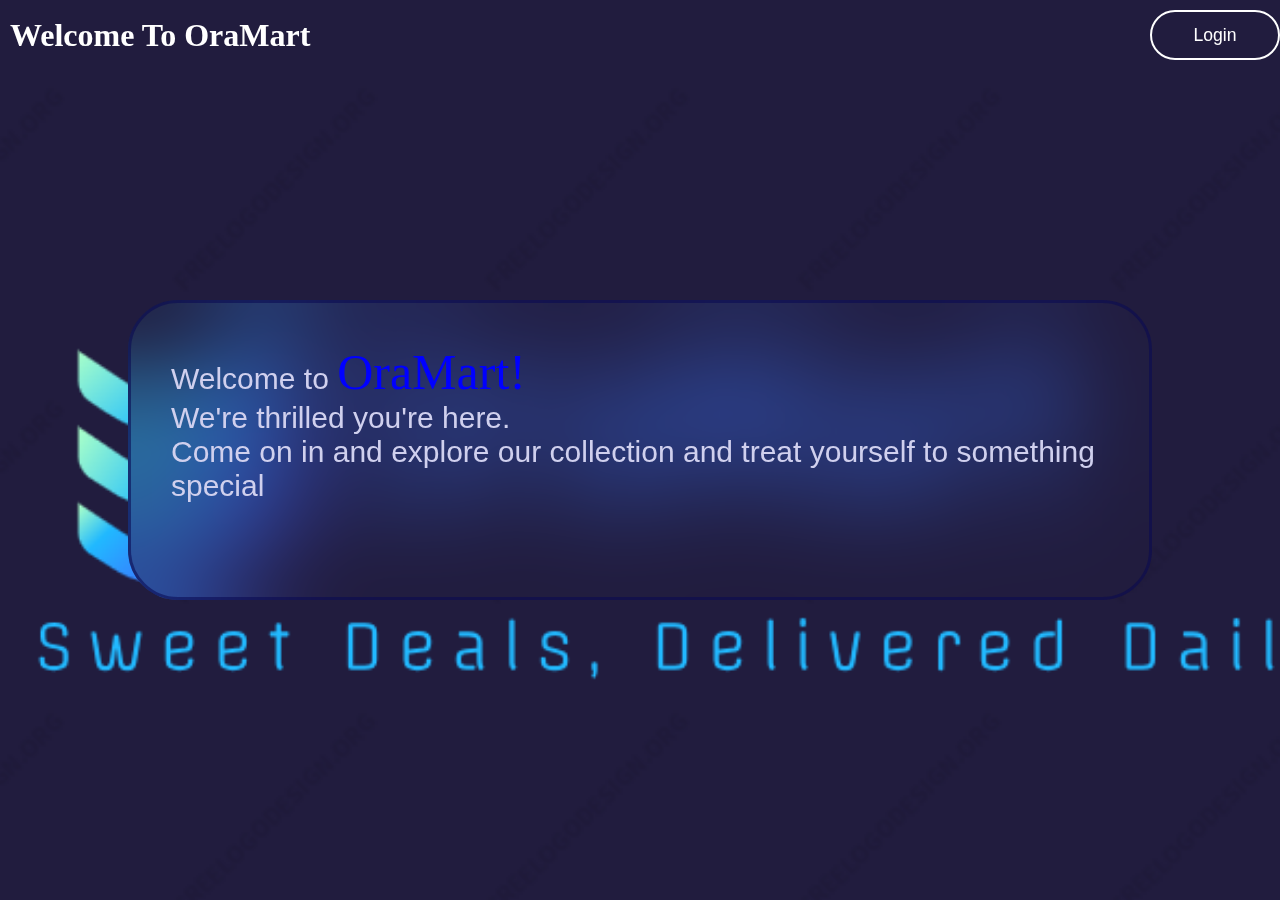
<file: index.html>
<!DOCTYPE html>
<html lang="en">
<head>
    <meta charset="UTF-8">
    <meta name="viewport" content="width=device-width, initial-scale=1.0">
    <title>login</title>
    <link rel="icon" type="image/x-icon" href="oraMart.PNG">
    <link rel="stylesheet" href="logins/login.css">
</head>
<body style="
background: url('oraMart.PNG') no-repeat;
background-size: cover;
background-position: center;
">
    <header>
        <h2 class="account">Welcome To OraMart</h2>
        <nav class="navigation">
            <!--
            <a href="#">About</a>
            <a href="#">Services</a>
            <a href="#">Contacts</a>
            -->
            <button class="btn-login-popup">Login</button>
        </nav>
    </header>

    <div class="welcome_div">
        <p id="myText">Welcome to <span>OraMart!</span>
            <br>We're thrilled you're here. 
            <br>Come on in and explore our collection and treat yourself to something special</p>

    <script>
        // Get the element by its ID
        const textElement = document.getElementById("myText");

        // Function to change the text content
        function changeText() {
            textElement.textContent = "So glad you found us! \nWe offer unique treasures that are sure to make your day a little sweeter.";
            setTimeout(() => {
                textElement.textContent = "Welcome to your one-stop shop for happiness! \nExplore our collection and treat yourself to something special.";
                setTimeout(() => {
                    textElement.textContent = "Third text change";
                    setTimeout(() => {
                        textElement.textContent = "OraMart!  Where Sweet Style Meets Sweet Savings!";
                    }, 10000);
                }, 10000);
            }, 10000); 
        }


        // Set a timeout to call the function after 3 seconds (adjust as needed)
        setTimeout(changeText, 10000); // 10000 milliseconds = 10 seconds


        let currentIdx = 0;

        function changeTextLoop() {
        textElement.textContent = messages[currentIdx];
        currentIdx = (currentIdx + 1) % messages.length; // Loop back to the first message

        setTimeout(changeTextLoop, 10000); // Repeat every 10 seconds
        }

        changeTextLoop(); // Start the loop
    </script>
    </div>
    

    <div class="wrapper">
        <div>
            <span class="close-popup" onclick="
                remove()
            ">
                X
            </span>
        </div>

        <!--this is the part of the login-->
        <div id="login" class="login-form login">
            <h2>Login</h2>
            <form action="#">
                <div class="input-box">
                    <label for="email">Email</label>
                    <input type="email" required>
                    
                </div>

                <div class="input-box">
                    <label for="password">Password</label>
                    <input type="password" required>
                    
                </div>

                <div class="remember-forgot">
                    <label for="."><input type="checkbox" class="checkbox">Remember Me</label>
                    <a href="#">Forgot Password</a>
                </div>

                <button type="submit" class="submit-btn"><a href="home.html">Login</a></button>
                <div class="login-register">
                    <p>Don't have an account? <a href="#" class="register-link" id="loginID" onclick="
                        toRegister()
                        ">Register</a></p>
                </div>
            </form>
        </div>

<!--this is the part for the registration part-->
        <div  class="Registration-form register">
            <h2>Registration</h2>
            <form action="#">
                <div class="input-box">
                    <label for="username">Username</label>
                    <input type="text" required>
                    
                </div>

                <div class="input-box">
                    <label for="username">Full Name</label>
                    <input type="text" required>
                    
                </div>

                <div class="input-box">
                    <label for="email">Email</label>
                    <input type="email" required>
                </div>

                <!--<div class="input-box">
                    <label for="phoneNumber">Phone Number</label>
                    <input type="tel" required>
                </div> -->

                <div class="input-box">
                    <label for="email">Date of Birth</label>
                    <input type="date" required>
                    
                </div>

                <div class="input-box">
                    <label for="password">Password</label>
                    <input type="password" required>
                    
                </div>

                <div class="remember-forgot">
                    <label for=".">Agree to terms & conditions. <br><input type="checkbox" class="checkbox" required>I Agree</label>
                </div>

                <button type="submit" class="submit-btn">Register</button>
                <div class="login-register">
                    <p>Already have an account? <a href="#" class="login-link" id="registrationID" onclick="
                        toLogin()
                        ">Login</a></p>
                </div>
            </form>
        </div>



        
    </div>




    <script src="logins/login.js"></script>
    
</body>
</html>
</file>
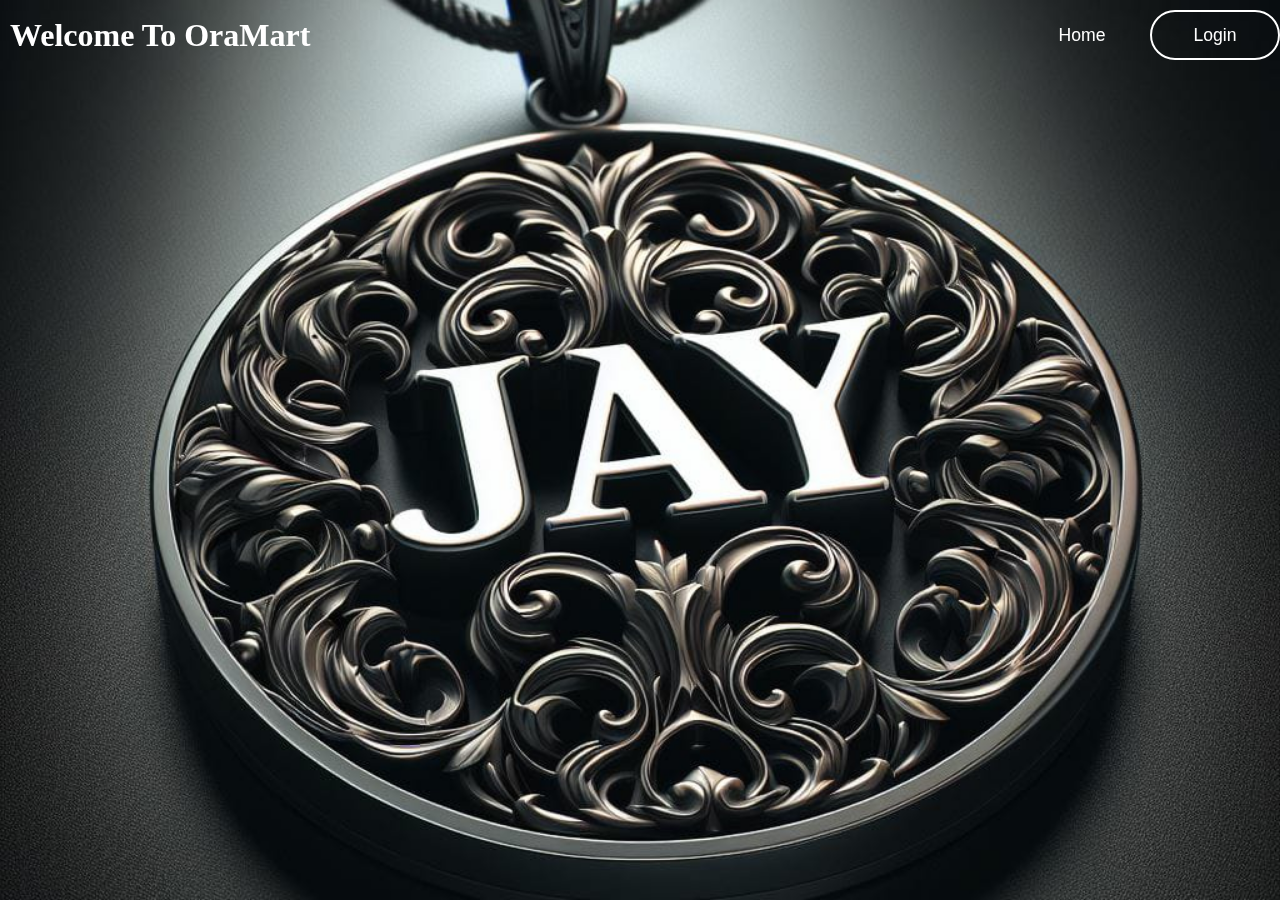
<file: logins/index.html>
<!DOCTYPE html>
<html lang="en">
<head>
    <meta charset="UTF-8">
    <meta name="viewport" content="width=device-width, initial-scale=1.0">
    <title>login</title>
    <link rel="stylesheet" href="login.css">
</head>
<body style="
background: url('jay.jpg') no-repeat;
background-size: cover;
background-position: center;
">
    <header>
        <h2 class="account">Welcome To OraMart</h2>
        <nav class="navigation">
            <a href="../home.html">Home</a>
            <!--
            <a href="#">About</a>
            <a href="#">Services</a>
            <a href="#">Contacts</a>
            -->
            <button class="btn-login-popup">Login</button>
        </nav>
    </header>

    <div class="wrapper">
        <div>
            <span class="close-popup" onclick="
                remove()
            ">
                X
            </span>
        </div>

        <!--this is the part of the login-->
        <div id="login" class="login-form login">
            <h2>Login</h2>
            <form action="#">
                <div class="input-box">
                    <label for="email">Email</label>
                    <input type="email" required>
                    
                </div>

                <div class="input-box">
                    <label for="password">Password</label>
                    <input type="password" required>
                    
                </div>

                <div class="remember-forgot">
                    <label for="."><input type="checkbox" class="checkbox">Remember Me</label>
                    <a href="#">Forgot Password</a>
                </div>

                <button type="submit" class="submit-btn"><a href="../home.html">Login</a></button>
                <div class="login-register">
                    <p>Don't have an account? <a href="#" class="register-link" id="loginID" onclick="
                        toRegister()
                        ">Register</a></p>
                </div>
            </form>
        </div>

<!--this is the part for the registration part-->
        <div  class="Registration-form register">
            <h2>Registration</h2>
            <form action="#">
                <div class="input-box">
                    <label for="username">Username</label>
                    <input type="text" required>
                    
                </div>

                <div class="input-box">
                    <label for="email">Email</label>
                    <input type="email" required>
                    
                </div>

                <div class="input-box">
                    <label for="password">Password</label>
                    <input type="password" required>
                    
                </div>

                <div class="remember-forgot">
                    <label for=".">Agree to terms & conditions. <br><input type="checkbox" class="checkbox">I Agree</label>
                </div>

                <button type="submit" class="submit-btn">Register</button>
                <div class="login-register">
                    <p>Already have an account? <a href="#" class="login-link" id="registrationID" onclick="
                        toLogin()
                        ">Login</a></p>
                </div>
            </form>
        </div>



        
    </div>

    <script src="login.js"></script>
    
</body>
</html>
</file>
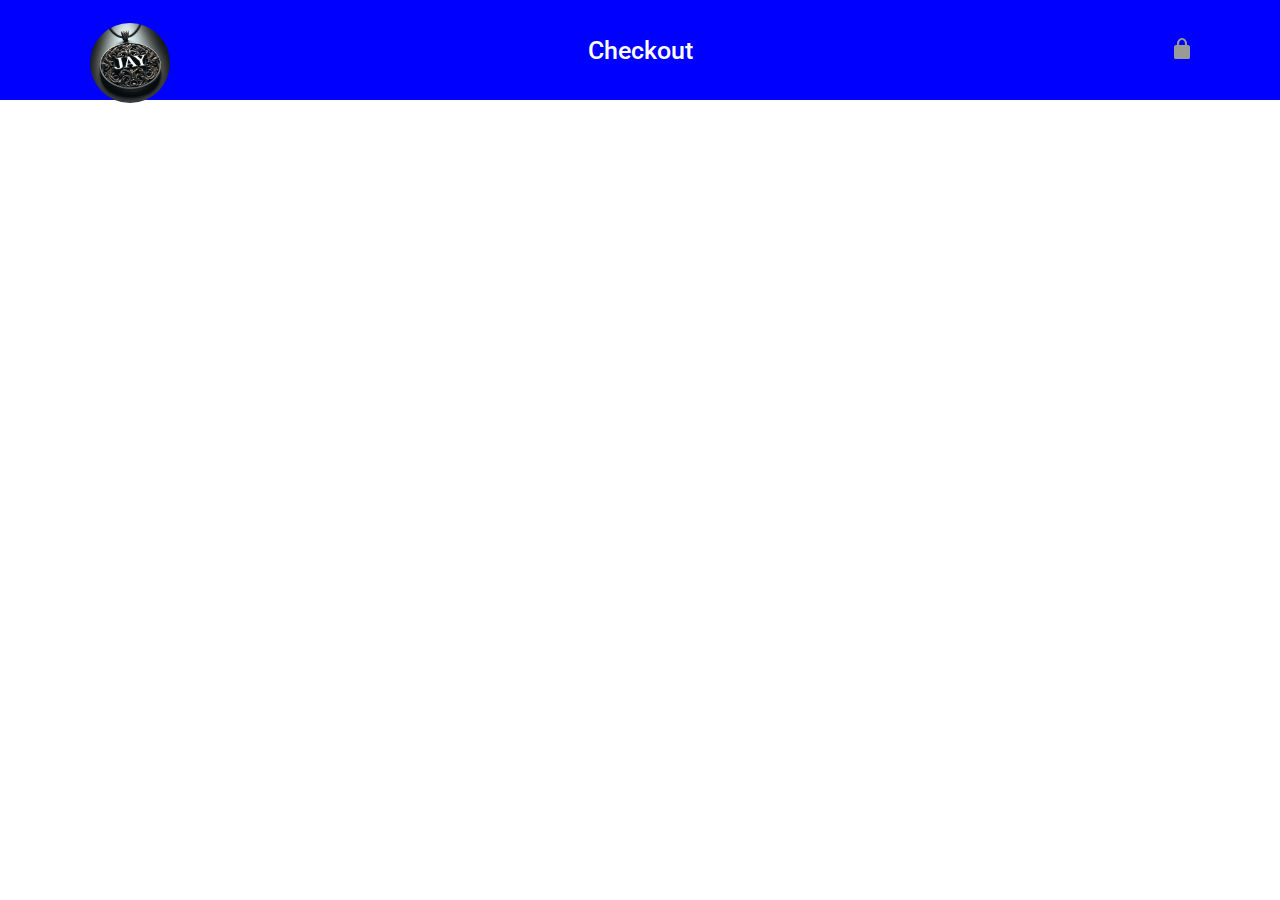
<file: checkout.html>
<!DOCTYPE html>
<html>
  <head>
    <title>Checkout</title>

    <!-- This code is needed for responsive design to work.
      (Responsive design = make the website look good on
      smaller screen sizes like a phone or a tablet). -->
    <meta name="viewport" content="width=device-width, initial-scale=1">

    <!-- Load a font called Roboto from Google Fonts. -->
    <link rel="preconnect" href="https://fonts.googleapis.com">
    <link rel="preconnect" href="https://fonts.gstatic.com" crossorigin>
    <link href="https://fonts.googleapis.com/css2?family=Roboto:wght@400;500;700&display=swap" rel="stylesheet">

    <!-- Here are the CSS files for this page. -->
    <link rel="stylesheet" href="styles/shared/general.css">
    <link rel="stylesheet" href="styles/pages/checkout/checkout-header.css">
    <link rel="stylesheet" href="styles/pages/checkout/checkout.css">
  </head>
  <body>
    <div class="checkout-header">
      <div class="header-content">
        <div class="checkout-header-left-section">
          <a href="home.html">
            <img class="oraMart-logo" style="width: 80px; border-radius: 40px; margin-top: 30px;" src="jay.jpg">
          </a>
        </div>

        <div class="checkout-header-middle-section">
          Checkout
        </div>

        <div class="checkout-header-right-section">
          <img src="images/icons/checkout-lock-icon.png">
        </div>
      </div>
    </div>

    <div class="main">
      <div class="page-title">Review your order</div>

      <div class="checkout-grid">
        <div class="order-summary js-order-summary">
        </div>

        <div class="payment-summary js-payment-summary">
        </div>
      </div>
    </div>

    <script type="module" src="scripts/checkout.js"></script>
  </body>
</html>
</file>
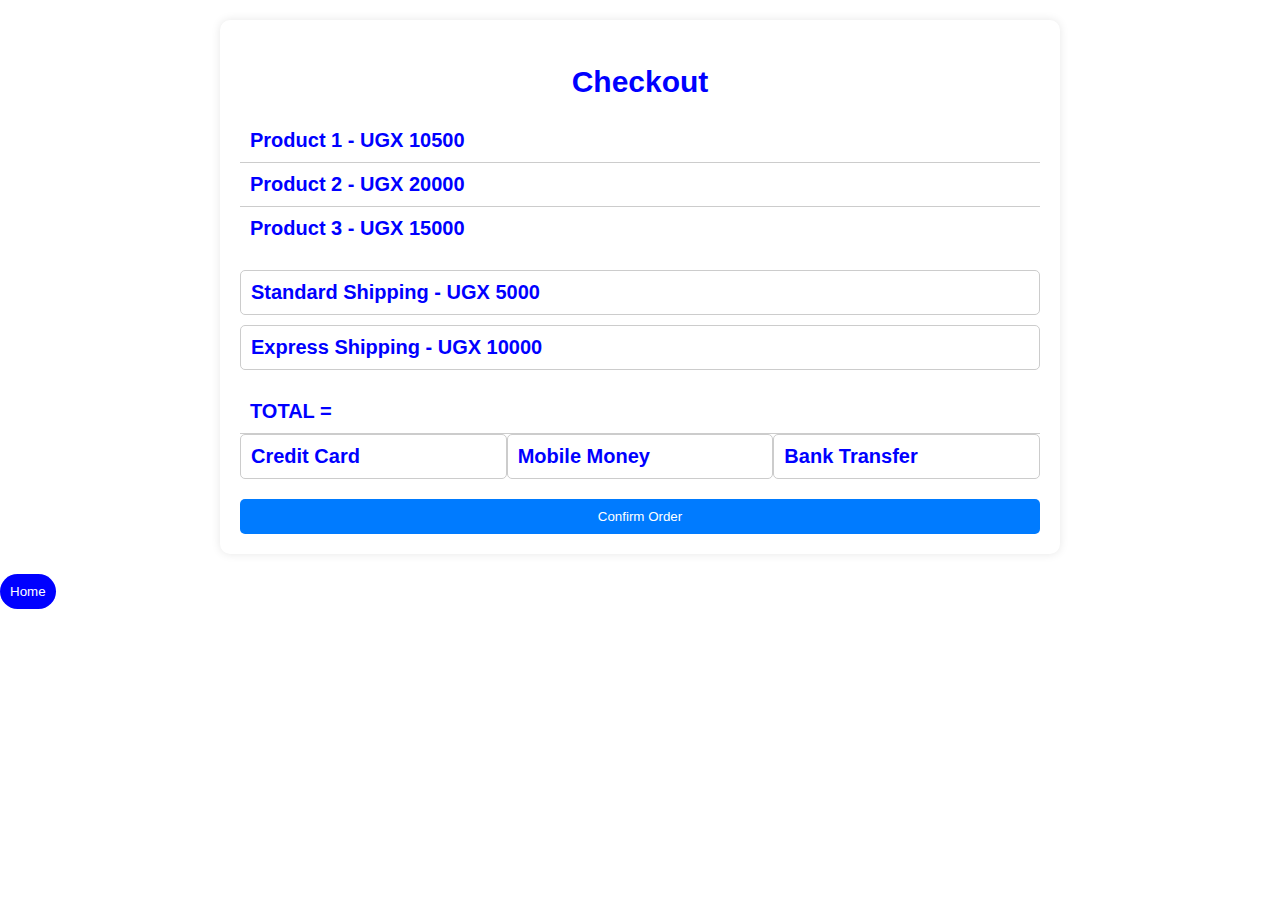
<file: orders.html>
<!DOCTYPE html>
<html lang="en">
<head>
    <meta charset="UTF-8">
    <meta name="viewport" content="width=device-width, initial-scale=1.0">
    <title>Online Shop Checkout</title>
    <link rel="stylesheet" href="darktheme/darktheme.css">
    <style>
        *{
          color: blue;
        }

        body {
            font-family: Arial, sans-serif;
            margin: 0;
            padding: 0;
            background-color: #f2f2f2;
            color: blue;
        }
        .container {
            max-width: 800px;
            margin: 20px auto;
            background-color: #fff;
            padding: 20px;
            border-radius: 10px;
            box-shadow: 0 0 10px rgba(0, 0, 0, 0.1);
        }
        h2 {
            text-align: center;
            margin-bottom: 20px;
        }
        .cart-items {
            margin-bottom: 20px;
        }
        .cart-item {
            border-bottom: 1px solid #ccc;
            padding: 10px;
        }
        .cart-item:last-child {
            border-bottom: none;
        }
        .payment-methods {
            display: flex;
            justify-content: space-between;
            margin-bottom: 20px;
        }
        .payment-method {
            flex: 1;
            padding: 10px;
            border: 1px solid #ccc;
            border-radius: 5px;
            cursor: pointer;
        }
        .payment-method.selected {
            border-color: #007bff;
            background-color: #f0f8ff;
        }
        .shipping-methods {
            margin-bottom: 20px;
        }
        .shipping-method {
            border: 1px solid #ccc;
            border-radius: 5px;
            padding: 10px;
            margin-bottom: 10px;
            cursor: pointer;
        }
        .shipping-method.selected {
            border-color: #007bff;
            background-color: #f0f8ff;
        }
        .place-order-btn {
            display: block;
            width: 100%;
            background-color: #007bff;
            color: #fff;
            border: none;
            padding: 10px;
            border-radius: 5px;
            cursor: pointer;
        }

        .home-btn{
          background: blue;
          color: white;
          border: none;
        }

        .home-btn a{
          text-decoration: none;
          color: white;
        }
    </style>
</head>
<body>
    <div class="container">
        <h2>Checkout</h2>
        
        <!-- Cart Items -->
        <div class="cart-items">
            <div class="cart-item">Product 1 - UGX 10500</div>
            <div class="cart-item">Product 2 - UGX 20000</div>
            <div class="cart-item">Product 3 - UGX 15000</div>
        </div>

        <!-- Shipping Methods -->
        <div class="shipping-methods">
            <div class="shipping-method" id="standard">Standard Shipping - UGX 5000</div>
            <div class="shipping-method" id="express">Express Shipping - UGX 10000</div>
        </div>

        <!--total-->
        <div class="cart-item">TOTAL = </div>

        <!-- Payment Methods -->
        <div class="payment-methods">
            <div class="payment-method" id="credit-card">Credit Card</div>
            <div class="payment-method" id="momo">Mobile Money</div>
            <div class="payment-method" id="bank">Bank Transfer</div>
        </div>


        <!-- Place Order Button -->
        <button class="place-order-btn" onclick="placeOrder()">Confirm Order</button>
    </div>

    <div><button class="home-btn"><a href="home.html">Home</a></button></div>

    <script src="darktheme/darktheme.js"></script>
    <script>
        // Function to handle shipping method selection
        document.addEventListener('DOMContentLoaded', function () {
            const shippingMethods = document.querySelectorAll('.shipping-method');
            shippingMethods.forEach(method => {
                method.addEventListener('click', function () {
                    shippingMethods.forEach(m => m.classList.remove('selected'));
                    this.classList.add('selected');
                });
            });
        });

        // Function to handle payment method selection
        document.addEventListener('DOMContentLoaded', function () {
            const paymentMethods = document.querySelectorAll('.payment-method');
            paymentMethods.forEach(method => {
                method.addEventListener('click', function () {
                    paymentMethods.forEach(m => m.classList.remove('selected'));
                    this.classList.add('selected');
                });
            });
        });

        // Function to simulate placing order (no actual functionality)
        function placeOrder() {
            const selectedShippingMethod = document.querySelector('.shipping-method.selected');
            const selectedPaymentMethod = document.querySelector('.payment-method.selected');
            if (selectedShippingMethod && selectedPaymentMethod) {
                alert('Order Placed Successfully!');
                window.location.href = "home.html";
            } else {
                alert('Please select shipping and payment methods.');
            }
        }
    </script>
</body>
</html>
</file>
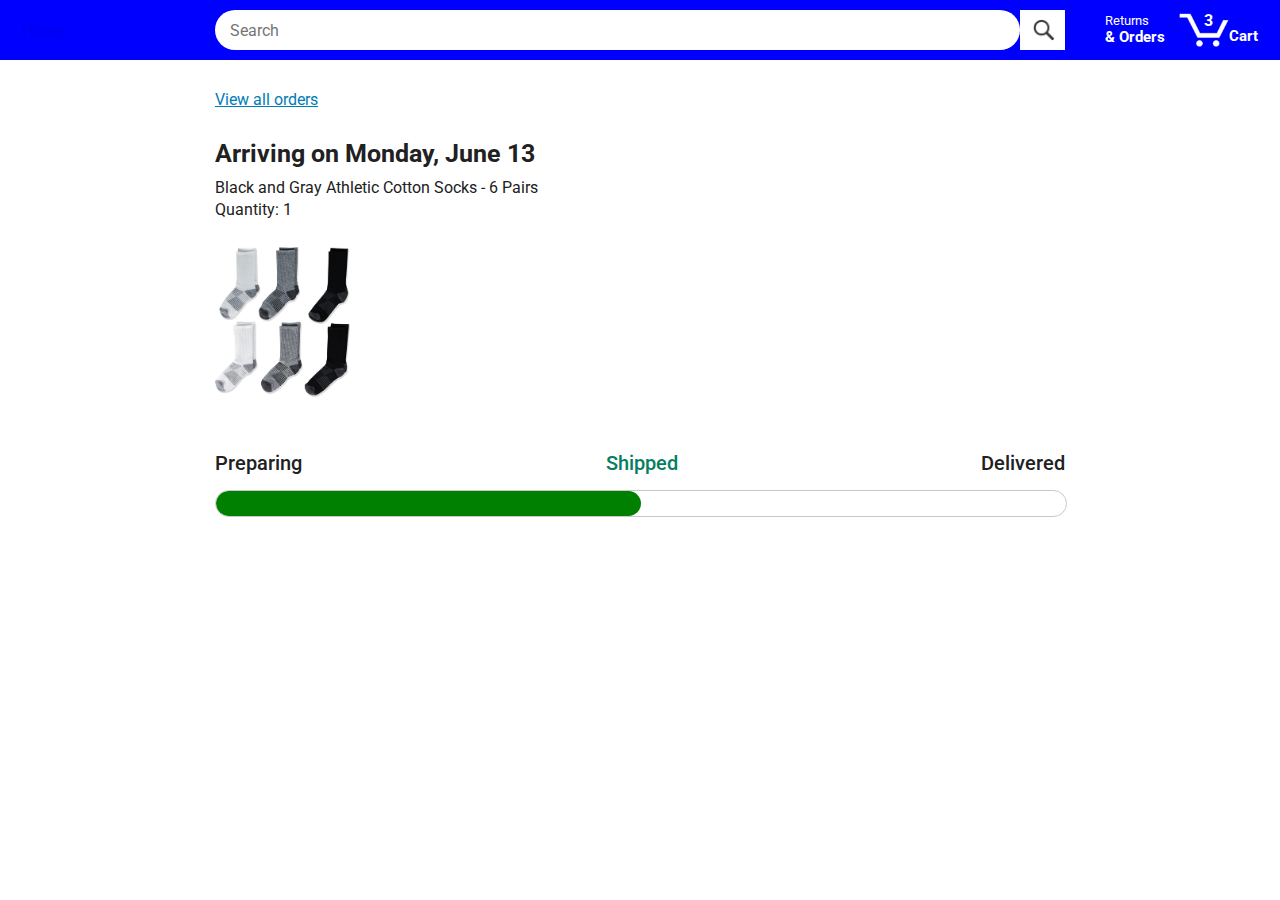
<file: tracking.html>
<!DOCTYPE html>
<html>
  <head>
    <title>Tracking</title>

    <!-- This code is needed for responsive design to work.
      (Responsive design = make the website look good on
      smaller screen sizes like a phone or a tablet). -->
    <meta name="viewport" content="width=device-width, initial-scale=1">

    <!-- Load a font called Roboto from Google Fonts. -->
    <link rel="preconnect" href="https://fonts.googleapis.com">
    <link rel="preconnect" href="https://fonts.gstatic.com" crossorigin>
    <link href="https://fonts.googleapis.com/css2?family=Roboto:wght@400;500;700&display=swap" rel="stylesheet">

    <!-- Here are the CSS files for this page. -->
    <link rel="stylesheet" href="styles/shared/general.css">
    <link rel="stylesheet" href="styles/shared/amazon-header.css">
    <link rel="stylesheet" href="styles/pages/tracking.css">
  </head>
  <body>
    <div class="amazon-header">
      <div class="amazon-header-left-section">
        <a href="home.html" class="header-link">Home
        </a>
      </div>

      <div class="amazon-header-middle-section">
        <input class="search-bar" type="text" placeholder="Search">

        <button class="search-button">
          <img class="search-icon" src="images/icons/search-icon.png">
        </button>
      </div>

      <div class="amazon-header-right-section">
        <a class="orders-link header-link" href="orders.html">
          <span class="returns-text">Returns</span>
          <span class="orders-text">& Orders</span>
        </a>

        <a class="cart-link header-link" href="checkout.html">
          <img class="cart-icon" src="images/icons/cart-icon.png">
          <div class="cart-quantity">3</div>
          <div class="cart-text">Cart</div>
        </a>
      </div>
    </div>

    <div class="main">
      <div class="order-tracking">
        <a class="back-to-orders-link link-primary" href="orders.html">
          View all orders
        </a>

        <div class="delivery-date">
          Arriving on Monday, June 13
        </div>

        <div class="product-info">
          Black and Gray Athletic Cotton Socks - 6 Pairs
        </div>

        <div class="product-info">
          Quantity: 1
        </div>

        <img class="product-image" src="images/products/athletic-cotton-socks-6-pairs.jpg">

        <div class="progress-labels-container">
          <div class="progress-label">
            Preparing
          </div>
          <div class="progress-label current-status">
            Shipped
          </div>
          <div class="progress-label">
            Delivered
          </div>
        </div>

        <div class="progress-bar-container">
          <div class="progress-bar"></div>
        </div>
      </div>
    </div>
  </body>
</html>
</file>
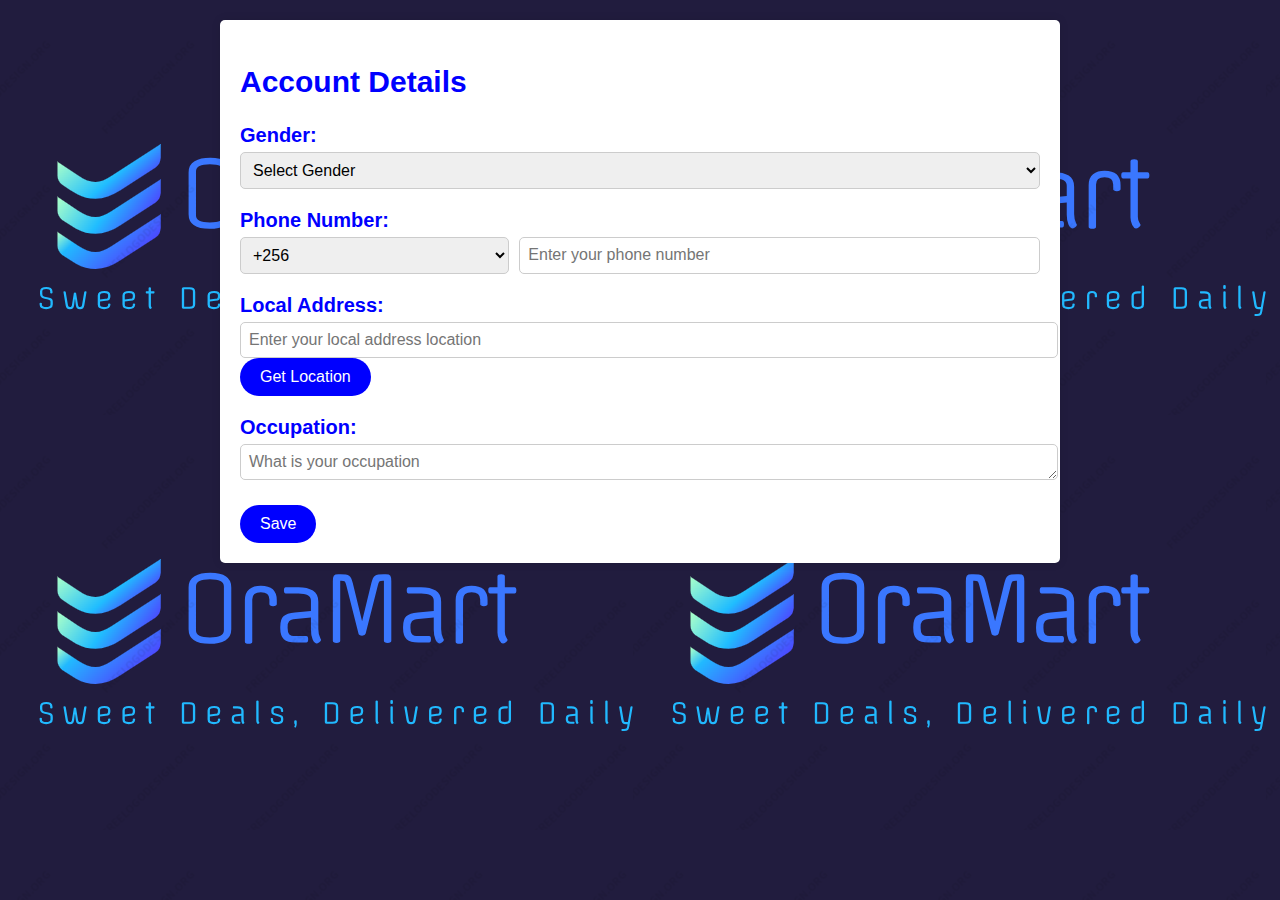
<file: accounts/accounts.html>
<!DOCTYPE html>
<html lang="en">

<head>
    <meta charset="UTF-8">
    <meta http-equiv="X-UA-Compatible" content="IE=edge">
    <meta name="viewport" content="width=device-width, initial-scale=1.0">
    <title>Account Details</title>
    <link rel="stylesheet" href="../darktheme/darktheme.css">
    <style>
        body {
            font-family: Arial;
            background-color: white;
            background-image: url(../oraMart.PNG);
            margin: 0;
            padding: 0;
            box-sizing: border-box;
        }

        .container {
            max-width: 800px;
            margin: 20px auto;
            padding: 20px;
            background-color: white;
            border-radius: 5px;
            box-shadow: 0 0 10px rgba(0, 0, 0, 0.1);
            color: blue;
        }

        .form-group {
            margin-bottom: 20px;
        }

        label {
            display: block;
            font-weight: bold;
            margin-bottom: 5px;
        }

        input[type="text"],
        select,
        textarea {
            width: 100%;
            padding: 8px;
            font-size: 16px;
            border-radius: 5px;
            border: 1px solid #ccc;
            color: black;
            font-family: Arial;
        }

        button {
            padding: 10px 20px;
            font-size: 16px;
            background-color: blue;
            color: white;
            border: none;
            border-radius: 20px;
            cursor: pointer;
        }

        .error-message {
            color: red;
            font-size: 14px;
        }
    </style>
</head>

<body>
    <div class="container">
        <h2>Account Details</h2>
        <div class="form-group">
            <label for="gender">Gender:</label>
            <select id="gender">
                <option value="">Select Gender</option>
                <option value="male">Male</option>
                <option value="female">Female</option>
            </select>
            <span id="gender-error" class="error-message"></span>
        </div>

        <div class="form-group">
            <label for="gender">Phone Number:</label>
            <div style="display: flex;">
                <select id="country-code" style="flex: 1; margin-right: 10px;">
                    <option value="+256">+256</option>
                    <option value="+1">+1</option>
                    <option value="+44">+44</option>
                    <option value="+255">+255</option>
                    <option value="+254">+254</option>
                    <option value="+91">+91</option>
                </select>
                <input type="text" id="phone" style="flex: 2;" placeholder="Enter your phone number">
            </div>
            <span id="phone-error" class="error-message"></span>
        </div>

        <div class="form-group">
            <label for="location">Local Address:</label>
            <input type="text" id="location" placeholder="Enter your local address location">
            <span id="location-error" class="error-message"></span>
            <button onclick="getLocation()">Get Location</button>
        </div>

        <div class="form-group">
            <label for="bio">Occupation:</label>
            <textarea id="bio" rows="1" placeholder="What is your occupation"></textarea>
        </div>

        <button onclick="validateAndSave()">Save</button>
    </div>

    <script src="../darktheme/darktheme.js"></script>
    <script src="personal.js"></script>

</html>
</file>
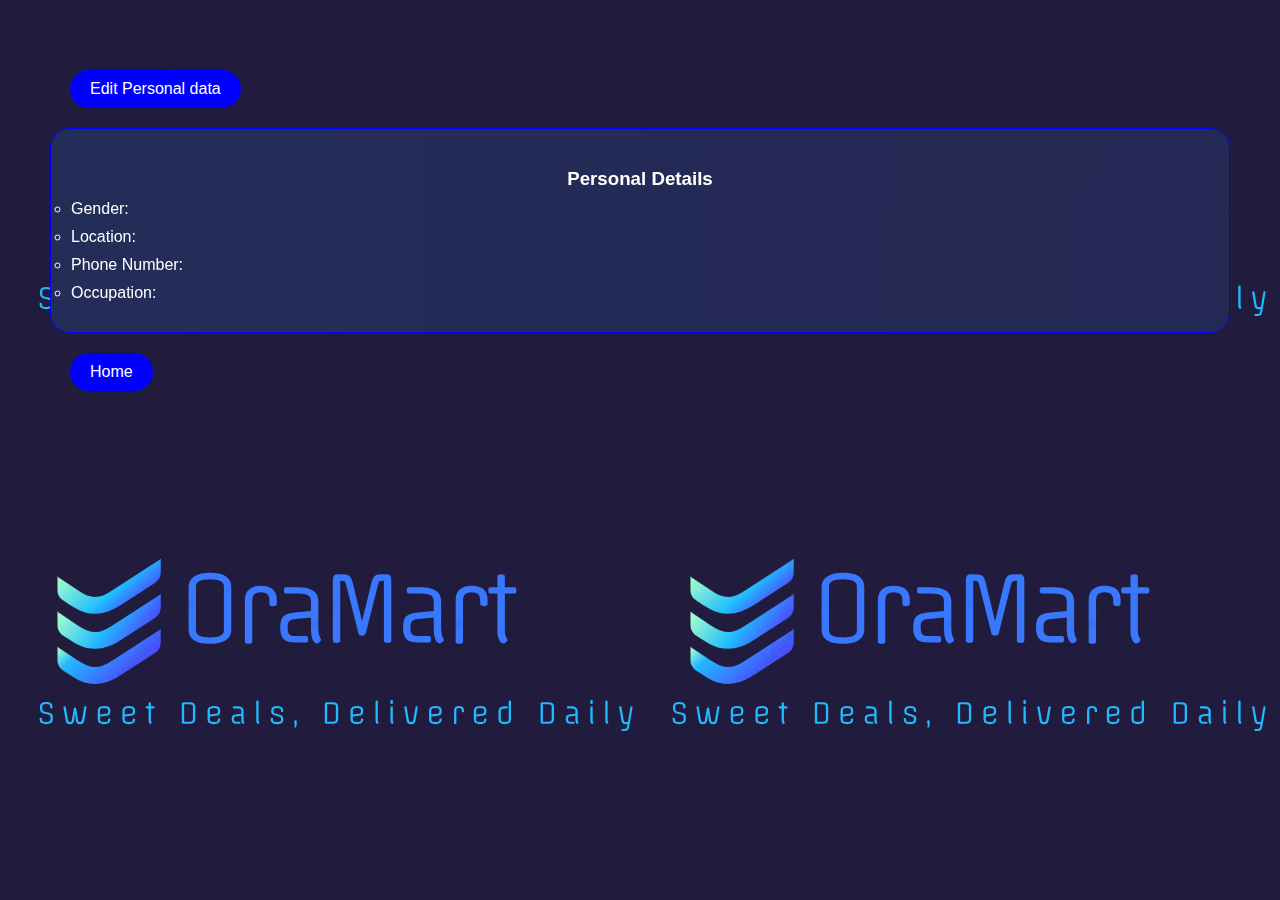
<file: accounts/personal.html>
<!DOCTYPE html>
<html lang="en">
<head>
    <meta charset="UTF-8">
    <meta name="viewport" content="width=device-width, initial-scale=1.0">
    <title>Personal Details</title>
    <link type="image/x-icon" href="../oraMart.PNG">
    <style>
        body {
            font-family: Arial;
            background-color: white;
            background-image: url(../oraMart.PNG);
            margin: 50px;
            padding: 0;
            box-sizing: border-box;
            color: white;
            font-family: Arial;
        }

        .body{
            border-radius: 20px;
            border: 1px solid blue;
            backdrop-filter: blur(1000px);
            height: auto;
            padding: 20px;
        }
        .strong{
            margin-bottom: 10px;
            list-style: circle;
        }

        button {
            padding: 10px 20px;
            font-size: 16px;
            background-color: blue;
            color: white;
            border: none;
            border-radius: 20px;
            cursor: pointer;
            margin: 20px;
        }

        button a{
            text-decoration: none;
            color: white;
            font-family: Arial;
        }

    </style>
</head>
<body>
    <button>
        <a href="accounts.html">Edit Personal data</a>
    </button>

    <div class="body">
        <h3 style="text-align: center; margin-bottom: 10px;">Personal Details</h3>
        <div>
            <li class="strong" id="gender">Gender:</li>
            <li class="strong" id="location">Location:</li>
            <li class="strong" id="phone">Phone Number:</li>
            <li class="strong" id="bio">Occupation:</li>
        </div>
    </div>

    <button>
        <a href="../home.html">Home</a>
    </button>
    

    <script src="../darktheme/darktheme.js"></script>
    <script src="personal.js"></script>
</body>
</html>
</file>
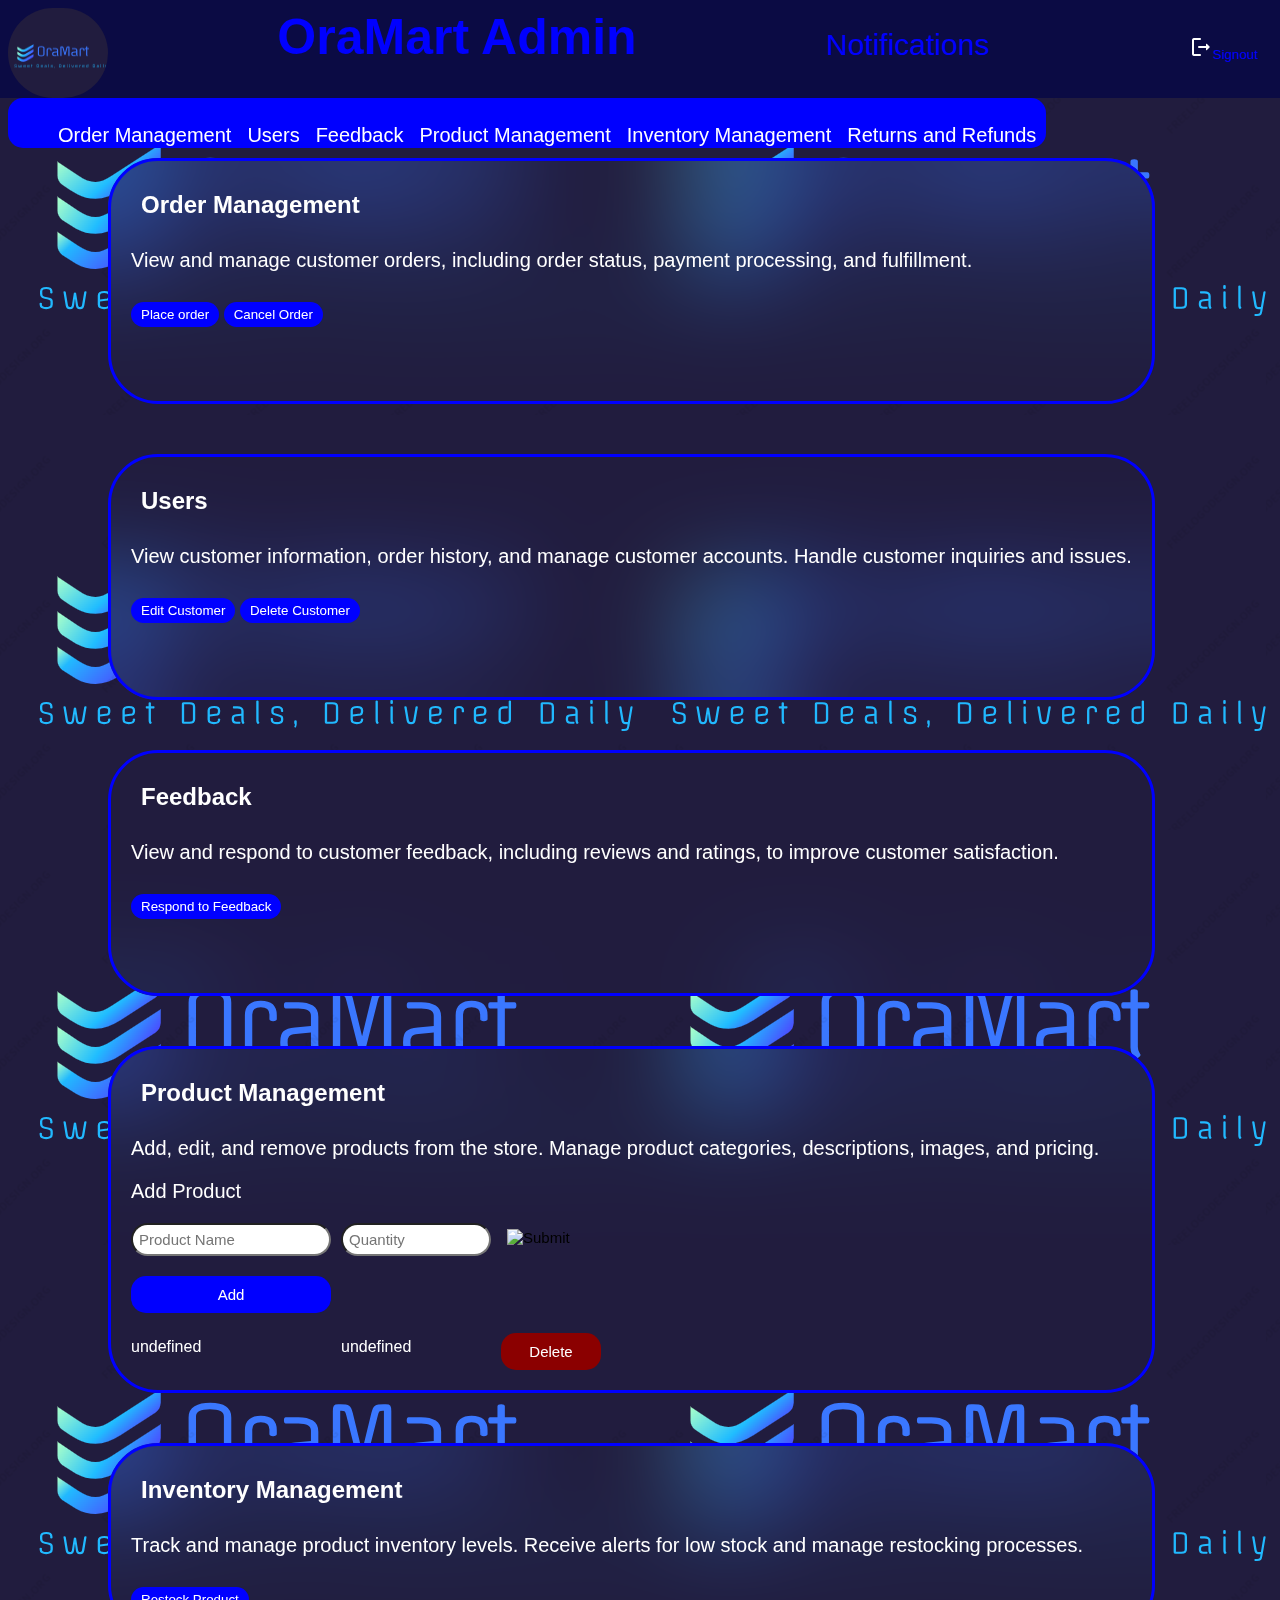
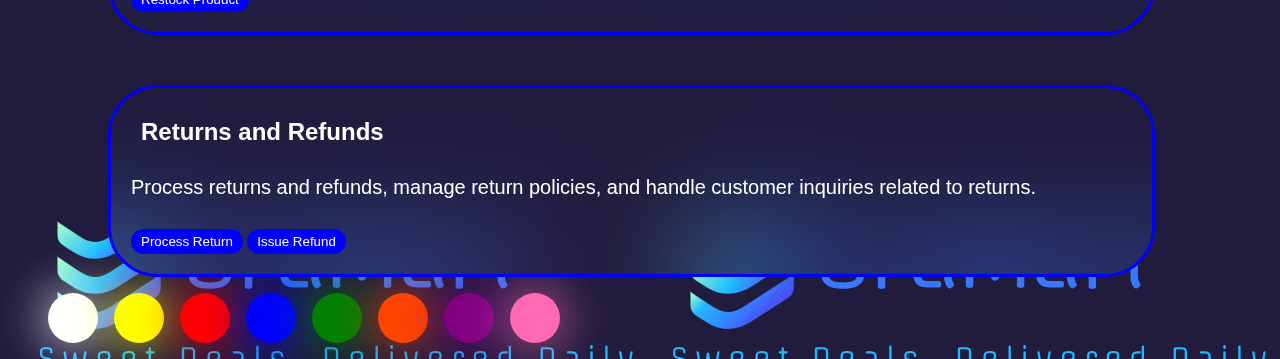
<file: admin/admin.html>
<!DOCTYPE html>
<html lang="en">
<head>
    <meta charset="UTF-8">
    <meta name="viewport" content="width=device-width, initial-scale=1.0">
    <title>Administrator</title>
    <link rel="stylesheet" href="admin.css">
    <link href="https://fonts.googleapis.com/css2?family=Roboto:wght@400;500;700&display=swap" rel="stylesheet">
</head>
<body>
    <header>
        <img class="logo" src="../images/oramart_logo.png" alt="">
        <h1>OraMart Admin</h1>
        <a href="#" class="notifications">Notifications</a>
        <button class="logout">
            <a href="adminlogin.html"><img src="../icons/logout.png" alt="">Signout</a>
        </button>
    </header>

    <nav>
        <ul>
            <li><a href="#orders">Order Management</a></li>
            <li><a href="#users">Users</a></li>
            <li><a href="#feedback">Feedback</a></li>
            <li><a href="#product-management">Product Management</a></li>
            <li><a href="#inventory-management">Inventory Management</a></li>
            <li><a href="#returns">Returns and Refunds</a></li>
        </ul>
    </nav>

    

    <div class="container">
        <section id="orders" class="order-management">
            <h2>Order Management</h2>
            <p>
                View and manage customer orders, including order status, payment processing, and fulfillment.
           </p>

           <button>Place order</button>
           <button>Cancel Order</button>
            <!-- Add order management content here -->
        </section>

        <section id="users" class="order-management">
            <h2>Users</h2>
            <p>
                View customer information, order history, and manage customer accounts. Handle customer inquiries and issues.
           </p>
           <button>Edit Customer</button>
            <button>Delete Customer</button>
            <!-- Add order management content here -->
        </section>

        <section id="feedback" class="order-management">
            <h2>Feedback</h2>
            <p>
                View and respond to customer feedback, including reviews and ratings, to improve customer satisfaction. 
            </p>
            <button>Respond to Feedback</button>
            <!-- Add order management content here -->
        </section>

        <section id="product-management" class="product-management">
            <h2>Product Management</h2>
            <p>
                Add, edit, and remove products from the store. Manage product categories, descriptions, images, and pricing.
           </p>
           <p>Add Product</p>
           <div class="toDo-input-grid">
            <input type="text" placeholder="Product Name" class="js-nameInput name-input" required>
            <input type="number" class="date-input date" placeholder="Quantity" required>
            <input type="image" class="date-input date" placeholder="Quantity">
            <button class="add-button js-add" onclick="
                addToDo()
            ">Add</button>
        </div>
    
        <div class="js-toDoList toDo-grid">
            text
        </div>
            <!-- Add product management content here -->
        </section>

        <section id="inventory-management" class="inventory-management">
            <h2>Inventory Management</h2>
            <p>
                Track and manage product inventory levels. Receive alerts for low stock and manage restocking processes.
           </p>
           <button>Restock Product</button>
            <!-- Add inventory management content here -->
        </section>

        <section id="returns" class="product-management">
            <h2>Returns and Refunds</h2>
            <p>Process returns and refunds, manage return policies, and handle customer inquiries related to returns.</p>
            <button>Process Return</button>
            <button>Issue Refund</button>
            <!-- Add inventory management content here -->
        </section>
        <!-- Add more sections for other features as needed -->
    </div>

    <div class="color-patterns">
        <!--color patterns-->
    <ul class="ul grow">
        <li style="--delay: -1.4s; --color: white"></li>
        <li style="--delay: -1.2s; --color: yellow"></li> 
        <li style="--delay: -1s; --color: red"></li>
        <li style="--delay: -0.8s; --color: blue"></li>
        <li style="--delay: -0.6s; --color: green"></li> 
        <li style="--delay: -0.4s; --color: orangered"></li>
        <li style="--delay: -0.2s; --color: purple"></li>
        <li style="--delay: -0.2s; --color: hotpink"></li>
    </ul>
</div>
    

   

    <script src="admin.js"></script>
</body>
</html>
</file>
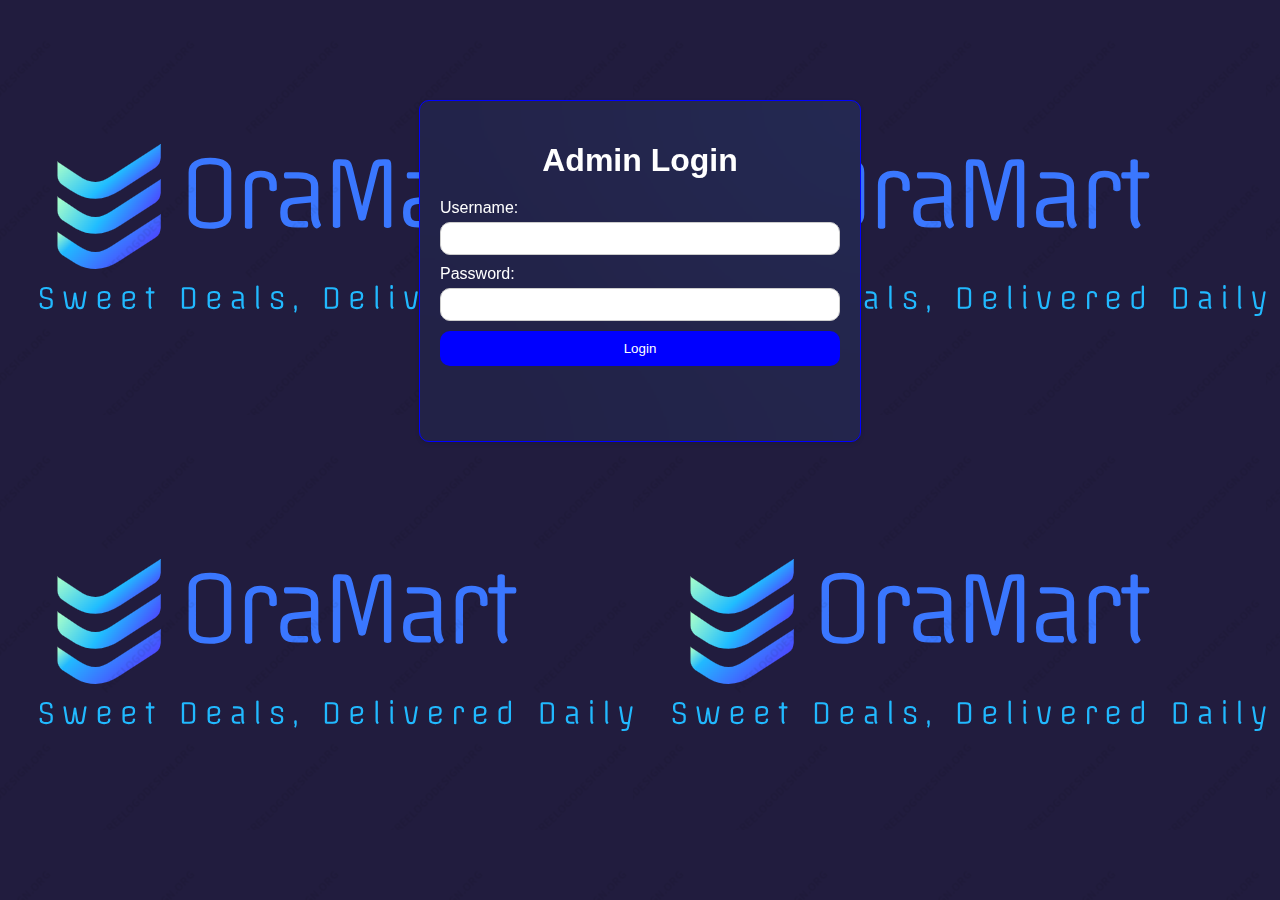
<file: admin/adminlogin.html>
<!DOCTYPE html>
<html lang="en">
<head>
<meta charset="UTF-8">
<meta name="viewport" content="width=device-width, initial-scale=1.0">
<title>Admin Login</title>
<style>
    /* Basic styling */
    body {
        font-family: Arial, sans-serif;
        margin: 0;
        padding: 0;
        background-image: url(../oraMart.PNG);
    }
    .container {
        max-width: 400px;
        margin: 100px auto;
        padding: 20px;
        backdrop-filter: blur(200px);
        border-radius: 10px;
        box-shadow: 0 2px 4px rgba(0, 0, 0, 0.1);
        border: blue solid 1px;
        height: 300px;
    }
    h1 {
        text-align: center;
        margin-bottom: 20px;
        color: white;
    }
    label {
        display: block;
        margin-bottom: 5px;
        color: white;
    }
    input[type="text"],
    input[type="password"] {
        width: 100%;
        padding: 8px;
        margin-bottom: 10px;
        box-sizing: border-box;
        border: 1px solid #ccc;
        border-radius: 10px;
    }
    button {
        width: 100%;
        padding: 10px;
        background-color: blue;
        color: #fff;
        border: none;
        border-radius: 10px;
        cursor: pointer;
    }
    button:hover {
        background-color: black;
    }

    button a{
        color: white;
        text-decoration: none;
    }
</style>
</head>
<body>
    <div class="container">
        <h1>Admin Login</h1>
        <form>
            <label for="username">Username:</label>
            <input type="text" id="username" name="username" required>
            <label for="password">Password:</label>
            <input type="password" id="password" name="password" required>
            <button type="submit"><a href="admin.html">Login</a></button>
        </form>
    </div>
</body>
</html>
</file>
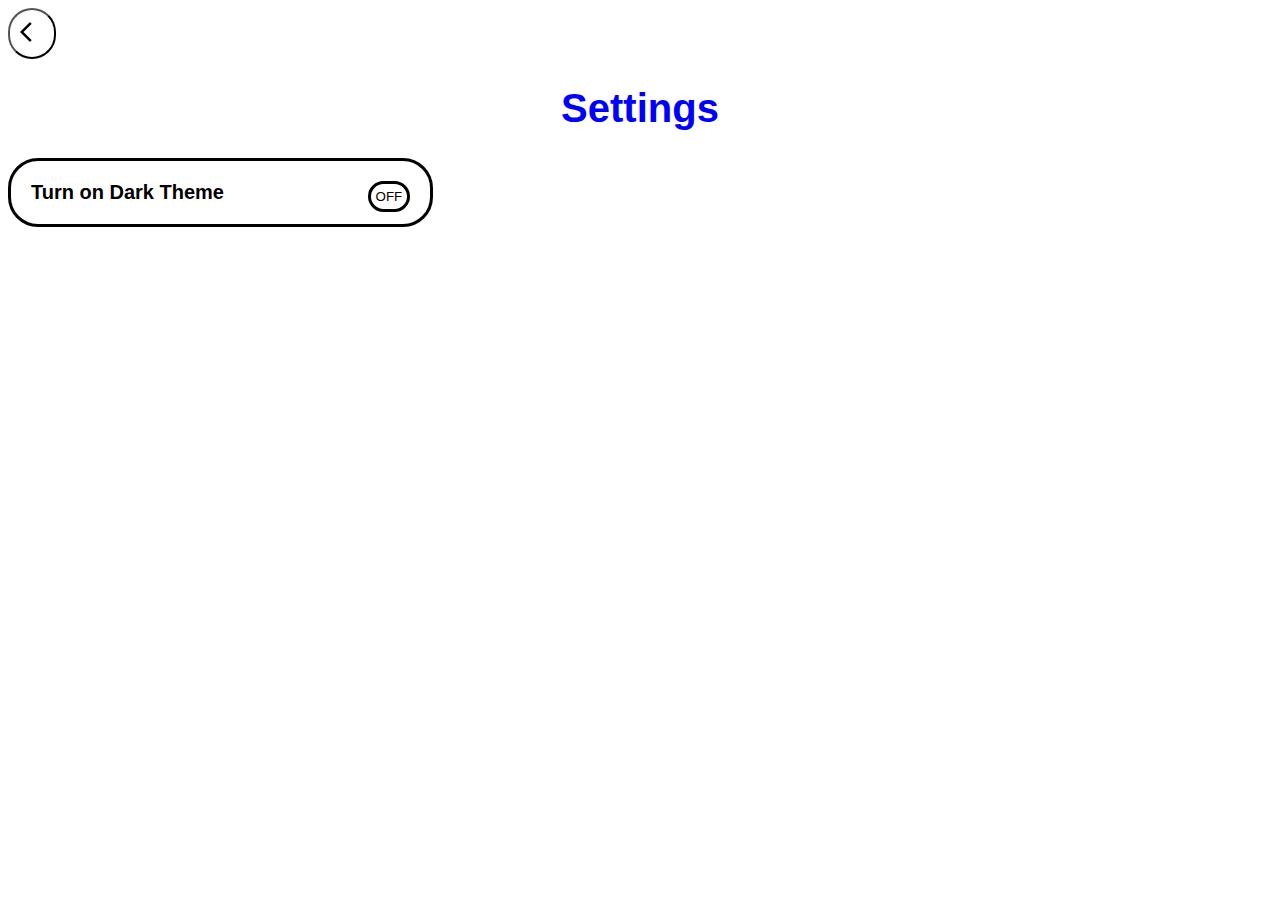
<file: darktheme/darktheme.html>
<!DOCTYPE html>
<html lang="en">
<head>
    <meta charset="UTF-8">
    <meta name="viewport" content="width=device-width, initial-scale=1.0">
    <title>Darktheme</title>
    <link rel="stylesheet" href="darktheme.css">
</head>
<body class="light-theme">
    <button>
        <a href="../home.html"><img src="../icons/back-move.png" alt=""></a>
    </button>
    <h1>Settings</h1>
    <div class="dark-theme-setting">
        Turn on Dark Theme
        <button id="theme-toggle" class="toggle-button js-darktheme-button" onclick="
            darktheme()
        ">
        OFF</button>
    </div>

  
    <script src="darktheme.js"></script>
</body>
</html>
</file>
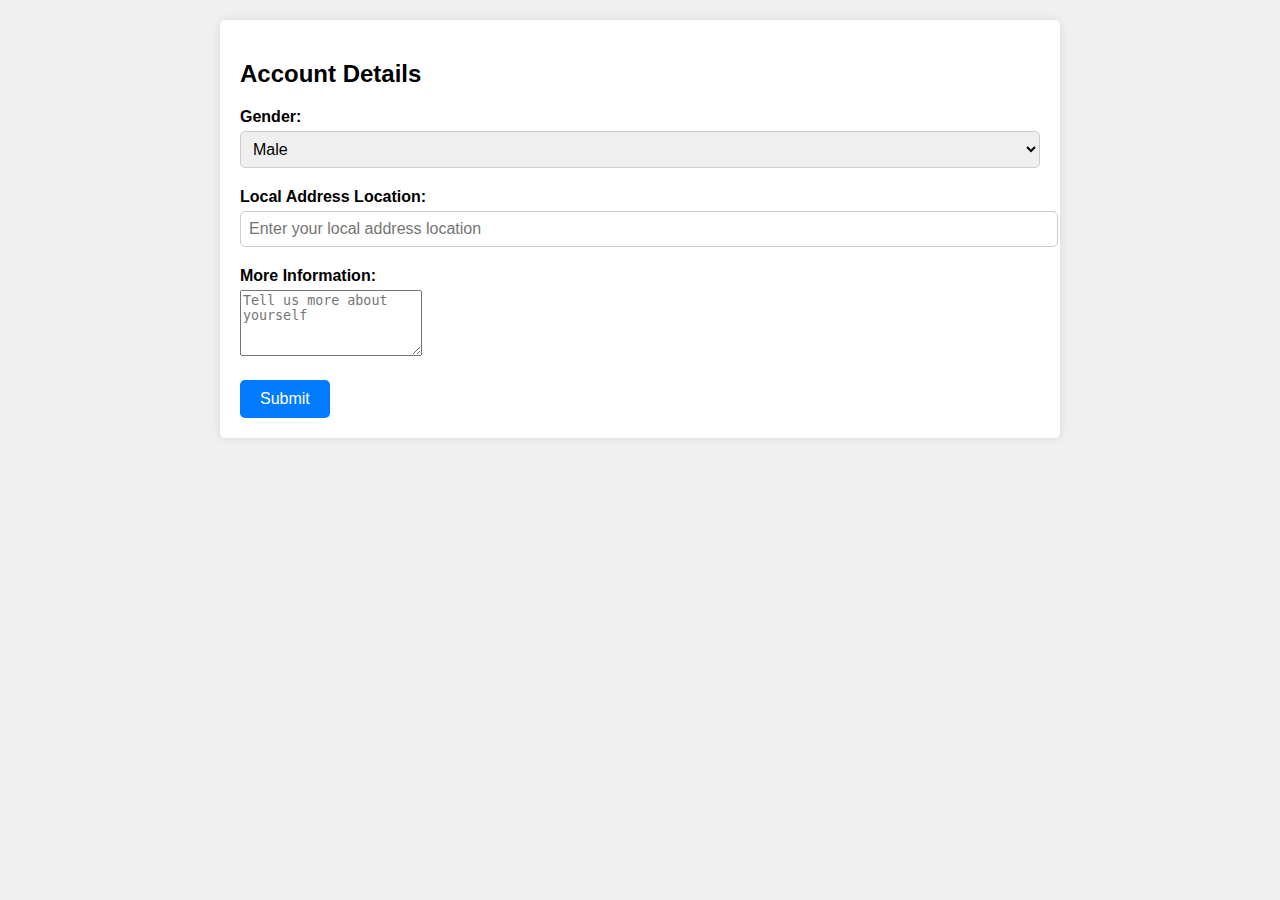
<file: excess code/test.html>
<!DOCTYPE html>
<html lang="en">

<head>
    <meta charset="UTF-8">
    <meta http-equiv="X-UA-Compatible" content="IE=edge">
    <meta name="viewport" content="width=device-width, initial-scale=1.0">
    <title>Account Details</title>
    <style>
        body {
            font-family: Arial, sans-serif;
            background-color: #f0f0f0;
            margin: 0;
            padding: 0;
            box-sizing: border-box;
        }

        .container {
            max-width: 800px;
            margin: 20px auto;
            padding: 20px;
            background-color: #fff;
            border-radius: 5px;
            box-shadow: 0 0 10px rgba(0, 0, 0, 0.1);
        }

        .form-group {
            margin-bottom: 20px;
        }

        label {
            display: block;
            font-weight: bold;
            margin-bottom: 5px;
        }

        input[type="text"],
        select {
            width: 100%;
            padding: 8px;
            font-size: 16px;
            border-radius: 5px;
            border: 1px solid #ccc;
        }

        button {
            padding: 10px 20px;
            font-size: 16px;
            background-color: #007bff;
            color: #fff;
            border: none;
            border-radius: 5px;
            cursor: pointer;
        }
    </style>
</head>

<body>
    <div class="container">
        <h2>Account Details</h2>
        <div class="form-group">
            <label for="gender">Gender:</label>
            <select id="gender">
                <option value="male">Male</option>
                <option value="female">Female</option>
            </select>
        </div>
        <div class="form-group">
            <label for="location">Local Address Location:</label>
            <input type="text" id="location" placeholder="Enter your local address location">
        </div>
        <div class="form-group">
            <label for="bio">More Information:</label>
            <textarea id="bio" rows="4" placeholder="Tell us more about yourself"></textarea>
        </div>
        <button onclick="submitDetails()">Submit</button>
    </div>

    <script>
        function submitDetails() {
            const gender = document.getElementById('gender').value;
            const location = document.getElementById('location').value;
            const bio = document.getElementById('bio').value;

            // You can use these values to send the data to a server or perform any other actions
            console.log('Gender:', gender);
            console.log('Location:', location);
            console.log('Bio:', bio);
        }
    </script>
</body>

</html>
</file>
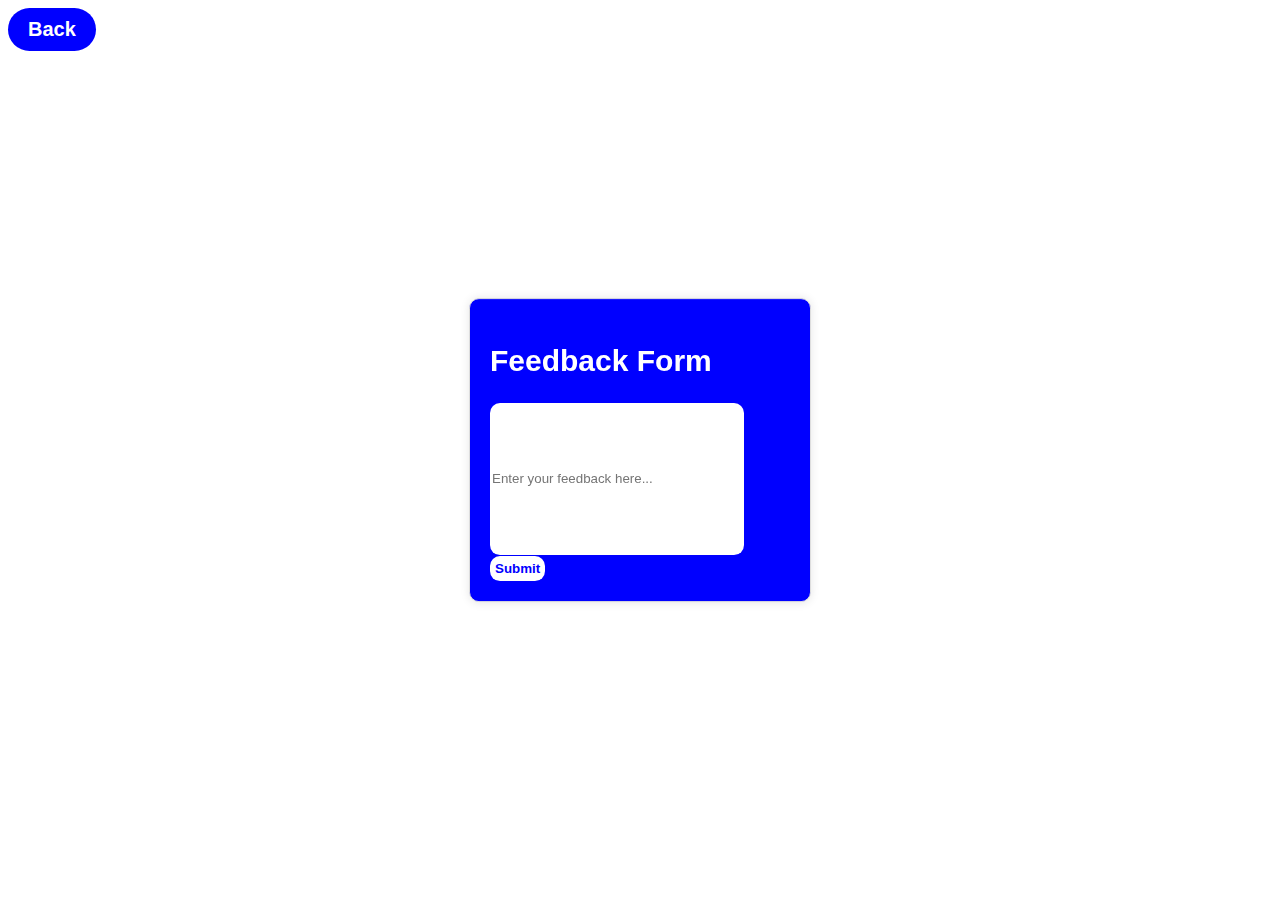
<file: feedback/feedback.html>
<!DOCTYPE html>
<html lang="en">
<head>
  <meta charset="UTF-8">
  <meta name="viewport" content="width=device-width, initial-scale=1.0">
  <title>Feedback Form</title>
  <link rel="stylesheet" href="feedback.css">
  <link rel="stylesheet" href="../darktheme/darktheme.css">
</head>
<body>
    <button class="back-button">
        <a href="../home.html">Back</a>
    </button>

  <div id="popup" class="hidden">
    <h2>Feedback Form</h2>
    <form id="feedback-form">
      <input type="text" name="feedback" id="feedback-text" rows="10" class="textarea" placeholder="Enter your feedback here...">
      <button type="submit" class="submit-button" onclick="
        send()
      ">
        Submit
      </button>
    </form>
  </div>

  <script src="feedback.js"></script>
  <script src="../darktheme/darktheme.js"></script>
</body>
</html>
</file>
<file: logins/login.css>
*{
    margin: 0;
    padding: 0;
    box-sizing: border-box;
    font-family: Arial;
}

body{
    display: flex;
    justify-content: center;
    align-items: center;
    min-height: 100vh;
    background-size: cover;
    background-position: center;

}

header{
    position: fixed;
    top: 0;
    left: 0;
    width: 100%;
    display: flex;
    justify-content: space-between;
    align-items: center;
    z-index: 99;
    margin-top: 10px;
}

.account{
    font-size: 2em;
    color: white;
    user-select: none;
    margin-left: 10px;
    font-family: "Calligraffitti", cursive;
}

.navigation a{
    position: relative;
    font-size: 1.1em;
    color: white;
    text-decoration: none;
    font-weight: 500;
    margin-left: 40px;
}

.navigation a::after{
    content: '';
    position: absolute;
    left: 0;
    bottom: -6px;
    width: 100%;
    height: 3px;
    background: white;
    border-radius: 5px;
    transform: scale(0);
    transition: transform 0.25s;
    transform-origin: right;
} 

.navigation a:hover::after{
    transform: scale(1);
    transform-origin: left;
}

.navigation .btn-login-popup{
    width: 130px;
    height: 50px;
    background: transparent;
    border: 2px solid white;
    outline: none;  
    border-radius: 60px;
    cursor: pointer;
    font-size: 1.1em;
    color: white;
    font-weight: 500;
    margin-left: 40px;
}

.navigation .btn-login-popup:hover{
    background: white;
    color: black;
    transition: tranform, 0.5s ease;
    font-weight: 500;

}

.wrapper{
    position: relative;
    width: 450px;
    height: auto;
    background: transparent;
    border: 2px solid blue;
    padding-left: 50px;
    padding-top: 10px;
    border-radius: 25px;
    backdrop-filter: blur(20px);
    color: white;
    box-shadow: 0 0 30px rgba(0,0,0, .5);
    justify-content: center;
    align-items: center;
    transition: height 0.2s ease;
    transform: scale(0);
    transition: tranform, 0.5s ease, height 0.2s ease;
    margin-top: 40px;
}

.wrapper.active-popup{
    transform: scale(1);
}

.wrapper .login-form{
    width: 350px;
    padding: 40px;
}

.wrapper.login { 
    transition: transform 0.2s ease;
    transform: translateX(0);
}

.wrapper .register{
    position: absolute;
    transform: translateX(400px);
    transition: none;
    position: relative;
}

.wrapper .register { 
    transition: transform 0.2s ease;
    transform: translateX(0);
}


.login{
    display: block;
}

.register{
   display: none;
}

.wrapper .close-popup{
    position: absolute;
    top: 1;
    right: 8px;
    width: 45px;
    height: 45px;
    background: black;
    font-size: 2em;
    color: white;
    justify-content: center;
    align-items: center;
    border-bottom-left-radius: 20px;
    border-top-right-radius: 20px;
    text-align: center;
    cursor: pointer;
    z-index: 1;
}

.wrapper.active{
    height: 520px;
}

.login-form h2{
    font-size: 2em;
    color: white;
    text-align: center;
    margin-bottom: 5px;
}

.login-form .input-box input,
.Registration-form .input-box input{
    border-radius: 50px;
    padding: 8px;
    width: 280px;
    justify-content: center;
}

.input-box input{
    outline: none;
    border: none;
    font-size: 15px;
    margin-top: 10px;
    font-weight: 500;
}

.input-box{
    position: relative;
    width: 100px;
    height: 60px;
    justify-content: center;
    margin-bottom: 20px;

}

.submit-btn,
.submit-btn a{
    margin: 10px;
    width: 250px;
    background: blue;
    color: white;
    outline: none;
    border: none;
    border-radius: 20px;
    cursor: pointer;
    padding: 10px;
    font-size: 15px;
    font-weight: bold;
    transition: 0.5s; 
}

.submit-btn:hover{
    transform: translateY(-5px);
    transition: 0.5s;
}

.remember-forgot{
    font-size: 15px;
    color: white;
    font-weight: 500;
    margin-top: 20px;
    display: flex;
    justify-content: space-between;
}

.remember-forgot .checkbox{
    cursor: pointer;
}

.remember-forgot .checkbox::after{
    content: '';
    position: absolute;
    left: 0;
    bottom: -6px;
    width: 100%;
    height: 3px;
    background: blue;
    border-radius: 5px;
    transform: scale(0);
    transition: transform 0.25s;
    transform-origin: right;
} 

.remember-forgot .checkbox:hover::after{
    transform: scale(1);
    transform-origin: left;
    cursor: pointer;
}

/* to change color of the check box
.remember-forgot label input{
    accent-color: black;
    margin-right: 3px;
}
*/

.remember-forgot a{
    color: white;
    text-decoration: none;
}

.remember-forgot a::after{
    content: '';
    position: absolute;
    left: 0;
    bottom: -6px;
    width: 100%;
    height: 3px;
    background: red;
    border-radius: 5px;
    transform: scale(0);
    transition: transform 0.25s;
    transform-origin: right;
} 

.remember-forgot a:hover::after{
    transform: scale(1);
    transform-origin: left;
    cursor: pointer;
}

.login-register{
    font-size: 15px;
    color: white;
    text-align: center;
    font-weight: 500;
    margin: 10px;
}

.login-register p a{
    color: white;
    text-decoration: none;
    font-weight: 500;
    margin: 10px;
}

.login-register p a::after{
    content: '';
    position: absolute;
    left: 0;
    bottom: -6px;
    width: 100%;
    height: 3px;
    background: rgb(11, 253, 11, 10);
    border-radius: 5px;
    transform: scale(0);
    transition: transform 0.25s;
    transform-origin: right;
} 

.login-register p a:hover::after{
    transform: scale(1);
    transform-origin: left;
    cursor: pointer;
}

.welcome_div{
    color: white;
    border-radius: 50px;
    width: 100%;
    height: 300px;
    position: fixed;
    border: solid rgba(9, 9, 83, 0.568);
    width: 80%;
    backdrop-filter: blur(50px);
}

#myText{
    font-size: 30px;
    color: rgb(208, 208, 238);
    margin: 40px;
    animation: fadeIn 0.5s ease-in-out;
    font-family: Arial;

}

span{
    color: blue;
    font-size: 50px;
    font-family: "Calligraffitti", cursive;
    font-weight: 400 bold;
    font-style: normal;
}
</file>
<file: styles/shared/general.css>
/*html{
  scroll-behavior: smooth;
}*/


body {
  font-family: Roboto, Arial;
  color: rgb(33, 33, 33);
  /* The <body> element has a default margin of 8px
     on all sides. This removes the default margins. */
  margin: 0;
}

/* <p> elements have a default margin on the top
   and bottom. This removes the default margins. */
p {
  margin: 0;
}

button {
  cursor: pointer;
}

select {
  cursor: pointer;
}

input, select, button {
  font-family: Roboto, Arial;
}

.button-primary {
  color: white;
  background-color: blue;
  border: 1px solid blue;
  border-radius: 8px;
  cursor: pointer;
  box-shadow: 0 2px 5px gray;
}

.button-primary:hover {
  background-color: deepskyblue;
  border: 1px solid deepskyblue;
  transition: 0.25s;
}

.button-primary:active {
  background: deepskyblue;
  border-color: deepskyblue;
  box-shadow: none;
}

.button-secondary {
  color: rgb(33, 33, 33);
  background: white;
  border: 1px solid white;
  border-radius: 8px;
  cursor: pointer;
  box-shadow: 0 2px 5px rgba(213, 217, 217, 0.5);
}

.button-secondary:hover {
  background-color: rgb(247, 250, 250);
}

.button-secondary:active {
  background-color: rgb(237, 253, 255);
  box-shadow: none;
}

/* These styles will limit text to 2 lines. Anything
   beyond 2 lines will be replaced with "..."
   You can find this code by using an A.I. tool or by
   searching in Google.
   https://css-tricks.com/almanac/properties/l/line-clamp/ */
.limit-text-to-2-lines {
  display: -webkit-box;
  -webkit-line-clamp: 2;
  -webkit-box-orient: vertical;
  overflow: hidden;
}

.link-primary {
  color: rgb(1, 124, 182);
  cursor: pointer;
}

.link-primary:hover {
  color: white;
}

/* Styles for dropdown selectors. */
select {
  color: rgb(33, 33, 33);
  background-color: rgb(240, 240, 240);
  border: 1px solid rgb(213, 217, 217);
  border-radius: 8px;
  padding: 3px 5px;
  font-size: 15px;
  cursor: pointer;
  box-shadow: 0 2px 5px rgba(213, 217, 217, 0.5);
}

select:focus,
input:focus {
  outline: 2px solid yellow;
}
</file>
<file: styles/pages/checkout/checkout-header.css>
.checkout-header {
  height: 100px;
  padding-left: 30px;
  padding-right: 30px;
  background-color: white;

  display: flex;
  justify-content: center;

  position: fixed;
  top: 0;
  left: 0;
  right: 0;
  z-index: 1000;
  background-color: blue;
}

.header-content {
  width: 100%;
  max-width: 1100px;

  display: flex;
  align-items: center;
}

.checkout-header-left-section {
  width: 150px;
}

.oraMart-logo {
  width: 100px;
  margin-top: 12px;
}

.amazon-mobile-logo {
  display: none;
}

/* @media is used to create responsive design (making the
   website look good on any screen size). This @media
   means when the screen width is 575px or less, different
   styles (inside the {...}) will be applied. */
@media (max-width: 575px) {
  .checkout-header-left-section {
    width: auto;
  }

  .amazon-logo {
    display: none;
  }

  .amazon-mobile-logo {
    display: inline-block;
    height: 35px;
    margin-top: 5px;
  }
}

.checkout-header-middle-section {
  flex: 1;
  flex-shrink: 0;
  text-align: center;

  font-size: 25px;
  font-weight: 500;

  display: flex;
  justify-content: center;
  color: white;
}

.return-to-home-link {
  color: rgb(0, 113, 133);
  font-size: 23px;
  text-decoration: none;
  cursor: pointer;
}

@media (max-width: 1000px) {
  .checkout-header-middle-section {
    font-size: 20px;
    margin-right: 60px;
  }

  .return-to-home-link {
    font-size: 18px;
  }
}

@media (max-width: 575px) {
  .checkout-header-middle-section {
    margin-right: 5px;
  }
}

.checkout-header-right-section {
  text-align: right;
  width: 150px;
}

@media (max-width: 1000px) {
  .checkout-header-right-section {
    width: auto;
  }
}
</file>
<file: styles/pages/checkout/checkout.css>
body{
  background: white;
  display: block;
}

header{
  position: fixed;
  top: 0;
  left: 0;
  width: 100%;
  display: flex;
  justify-content: space-between;
  align-items: center;
  margin-top: 10px;
  background: blue;
  margin-top: 0;
  height: auto;
}

.account{
  font-size: 2em;
  color: white;
  user-select: none;
  margin-right: 10px;
  font-family: "Calligraffitti", cursive;
}

.navigation{
  border: solid black;
  margin-top: auto;
}

.navigation a{
  font-size: 1.1em;
  color: white;
  text-decoration: none;
  font-weight: 500;
  margin-left: 40px;
} 

.navigation .btn-login-popup{
  width: 230px;
  height: 50px;
  background: blue;
  border: 2px solid white;
  outline: none;  
  border-radius: 60px;
  cursor: pointer;
  font-size: 1.1em;
  color: white;
  font-weight: 500;
  margin-left: 40px;
}

.navigation .empty-btn{
  width: 230px;
  height: 50px;
  background: blue;
  border: 2px solid white;
  outline: none;  
  border-radius: 60px;
  cursor: pointer;
  font-size: 1.1em;
  color: white;
  font-weight: 500;
  margin-left: 40px;
}

.div1{
  float: left;
}

.div2{
  float: right;
  right: 0;
}

.wrapper{
  position: relative;
  width: 400px;
  height: 500px;
  background: blue;
  border: 2px solid gray;
  padding: 10px;
  border-radius: 50px;
  backdrop-filter: blue blur(20px);
  color: white;
  box-shadow: 0 0 30px rgba(0,0,0, .5);
  justify-content: center;
  align-items: center;
  transition: height 0.2s ease;
  transform: scale(0);
  transition: tranform, 0.5s ease, height 0.2s ease;
  margin-top: 40px;
}

.wrapper.active-popup{
  transform: scale(1);
}

.wrapper .login-form{
  width: 350px;
  padding: 40px;
}

.wrapper .login { 
  transition: transform 0.2s ease;
  transform: translateX(0);
}

.login{
  display: inline-block;
}

.wrapper .close-popup{
  position: absolute;
  top: 1;
  right: 8px;
  width: 45px;
  height: 45px;
  background: black;
  font-size: 2em;
  color: white;
  justify-content: center;
  align-items: center;
  border-bottom-left-radius: 20px;
  border-top-right-radius: 20px;
  text-align: center;
  cursor: pointer;
  z-index: 1;
}

.wrapper.active{
  height: 520px;
}

.login-form h2{
  font-size: 2em;
  color: white;
  text-align: center;
  margin-bottom: 5px;
}

.login-form .input-box input{
  border-radius: 50px;
  padding: 8px;
  width: 280px;
  justify-content: center;
}

.input-box input{
  outline: none;
  border: none;
  font-size: 15px;
  margin-top: 10px;
  font-weight: 500;
}

.input-box{
  position: relative;
  width: 100px;
  height: 60px;
  border-bottom: 2px solid gray;
  justify-content: center;
  margin-bottom: 20px;

}
.submit-btn,
.submit-btn a{
  margin: 10px;
  width: 250px;
  background: white;
  color: blue;
  outline: none;
  border: none;
  border-radius: 20px;
  cursor: pointer;
  padding: 10px;
  font-size: 15px;
  font-weight: bold;
  transition: 0.5s;
  text-decoration: none; 
}

.submit-btn:hover{
  transform: translateY(-5px);
  transition: 0.5s;
} 

.payment-methonds{
  margin-top: 30px;
}
</file>
<file: darktheme/darktheme.css>
:root {
    --light-background: white;
    --light-text: black;
    --dark-background: black;
    --dark-text: white;
  }

  body{
    font-family: Arial;
    font-size: 20px;
    font-weight: bold;

  }

  h1{
    text-align: center;
    color: blue;
  }

  .light-theme {
    background-color: var(--light-background);
    color: var(--light-text);
    transition: 0.5s;
  }
  
  .dark-theme {
    background-color: var(--dark-background);
    color: var(--dark-text);
    transition: 0.5s;
  }

  .dark-theme-setting{
    width: 30%;
    border: black solid;
    padding: 20px;
    border-radius: 30px;
  }

  .toggle-button{
    float: right;
    background-color: white;
    color: black;
    transition: 0.5s;
    padding: 5px;
    border: black solid;
  }

  button{
    border-radius: 30px;
    padding: 10px;
    background-color: white;
  }

  .js-darktheme-button{
    transition: 0.5s;
  }

  .turned-on{
    background-color: black;
    color: white;
    font-weight: bold;
    transition: 0.5s;
    border: white solid;
  }

  .turned-off{
    background-color: white;
    color: black;
    font-weight: bold;
    transition: 0.5s;
    border: black solid;
  }

  .turned-off p{
    color: black;
  }

  .turned-on p{
    color: white;
  }
</file>
<file: styles/shared/amazon-header.css>
.amazon-header {
  background-color: blue;
  color: white;
  padding-left: 15px;
  padding-right: 15px;

  display: flex;
  align-items: center;
  justify-content: space-between;

  position: fixed;
  top: 0;
  left: 0;
  right: 0;
  height: 60px;
}

.amazon-header-left-section {
  width: 180px;
}

@media (max-width: 800px) {
  .amazon-header-left-section {
    width: unset;
  }
}

.header-link {
  display: inline-block;
  padding: 6px;
  border-radius: 2px;
  cursor: pointer;
  text-decoration: none;
  border: 1px solid rgba(0, 0, 0, 0);
}

.header-link:hover {
  border: 1px solid white;
}

.amazon-logo {
  width: 100px;
  margin-top: 5px;
}

@media (max-width: 575px) {
  .amazon-logo {
    display: none;
  }

  .amazon-mobile-logo {
    display: block;
    height: 35px;
    margin-top: 5px;
  }
}

.amazon-header-middle-section {
  flex: 1;
  max-width: 850px;
  margin-left: 10px;
  margin-right: 10px;
  display: flex;
}

.search-bar {
  flex: 1;
  width: 0;
  font-size: 16px;
  height: 38px;
  padding-left: 15px;
  border: none;
  border-radius: 20px;
}

.search-button {
  background-color: white;
  border: none;
  width: 45px;
  height: 40px;
}

.search-icon {
  height: 22px;
  margin-left: 2px;
  margin-top: 3px;
  border-radius: 5px;
}

.amazon-header-right-section {
  width: 180px;
  flex-shrink: 0;
  display: flex;
  justify-content: end;
}

.orders-link {
  color: white;
}

.returns-text {
  display: block;
  font-size: 13px;
}

.orders-text {
  display: block;
  font-size: 15px;
  font-weight: 700;
}

.cart-link {
  color: white;
  display: flex;
  align-items: center;
  position: relative;
}

.cart-icon {
  width: 50px;
}

.cart-text {
  margin-top: 12px;
  font-size: 15px;
  font-weight: 700;
}

.cart-quantity {
  color: rgb(255, 255, 255);
  font-size: 16px;
  font-weight: 700;

  position: absolute;
  top: 4px;
  left: 22px;
  
  width: 26px;
  text-align: center;
}
</file>
<file: styles/pages/tracking.css>
.main {
  max-width: 850px;
  margin-top: 90px;
  margin-bottom: 100px;
  padding-left: 30px;
  padding-right: 30px;

  /* margin-left: auto;
     margin-right auto;
     Is a trick for centering an element horizontally
     without needing a container. */
  margin-left: auto;
  margin-right: auto;
}

.back-to-orders-link {
  display: inline-block;
  margin-bottom: 30px;
}

.delivery-date {
  font-size: 25px;
  font-weight: 700;
  margin-bottom: 10px;
}

.product-info {
  margin-bottom: 3px;
}

.product-image {
  max-width: 150px;
  max-height: 150px;
  margin-top: 25px;
  margin-bottom: 50px;
}

.progress-labels-container {
  display: flex;
  justify-content: space-between;
  font-size: 20px;
  font-weight: 500;
  margin-bottom: 15px;
}

.current-status {
  color: rgb(6, 125, 98);
}

@media (max-width: 575px) {
  .progress-labels-container {
    font-size: 16px;
  }
}

@media (max-width: 450px) {
  .progress-labels-container {
    flex-direction: column;
    margin-bottom: 5px;
  }

  .progress-label {
    margin-bottom: 3px;
  }
}

.progress-bar-container {
  height: 25px;
  width: 100%;

  border: 1px solid rgb(200, 200, 200);
  border-radius: 50px;
  overflow: hidden;
}

.progress-bar {
  height: 100%;
  background-color: green;
  border-radius: 50px;
  width: 50%;
}
</file>
<file: admin/admin.css>
html{
    scroll-behavior: smooth;
}

body{
    background-image: url("../oraMart.PNG");
    background-size: cover 100% no-repeat;
    height: auto;
    font-family: arial;
    color: white;
}

.logout{
    background: none;
    border: none;
    color: white;
}

header{
    color: blue;
    background: rgb(11, 11, 68);
    height: 70px;
    font-size: 30px;
    width: 100%;
    margin: -20px;
    padding: 20px;
    display: flex;
    justify-content: space-between;
    z-index: 100;
    position: fixed;
    /*flex-direction: row;
    justify-content: space-between;
    top: 0;
    left: 0;
    right: 0;
    background-color: blue;
    border-bottom-width: 1px;
    border-style: solid;
    border-color: rgb(240, 238, 238);
    width: 100%;
    margin: -5px;*/
}

header .logo{
    width: 100px;
    height: 90px;
    border-radius: 45px;
}

header a{
    text-decoration: none;
    color: blue;
    padding-right: 20px;
    
}

header a:hover{
    color: white;
    
}

nav{
    background-color: blue;
    margin-top: 90px;
    height: 30px;
    padding: 10px;
    width: auto;
    border-radius: 15px;
    z-index: 100;
    position: fixed;
    margin-bottom: 1000px;
    display: flex;
}

nav ul li a{
    color: white;
    text-decoration: none;
    font-family: Arial;
    font-size: 20px;
}

nav ul li a:hover{
    transition: 0.2s;
    color: blue;
    background-color: white;
    padding: 3px;
    border-radius: 10px;
}

h1{
    font-size: 50px;
    margin: 0;
}

.notifications{
    font-size: 30px;
    margin-bottom: 0;
    padding: 20px;
}

h3{
    color: blue;
    font-size: 30px;
    text-align: center;
    margin: 10px;
}

p{
    color: white;
    font-size: 20px;
}

button {
    padding: 5px 10px;
    margin-top: 10px;
    cursor: pointer;
    color: white;
    background: blue;
    border-radius: 15px;
    border: none;
}

.container {
    max-width: 1200px;
    margin: 0 auto;
    margin-top: 100px;
    display: inline-block;
    margin-left: 100px;
}
h2 {
    margin-top: 0;
    padding: 10px;
    font-family: Arial;
    color: white;
}

section {
    padding: 20px;
    height: 200px;
    margin-top: 50px;
    border: solid blue;
    border-radius: 50px;
}

/* Example sections */
.order-management {
    backdrop-filter: blur(50px);
}
.product-management {
    backdrop-filter: blur(50px);
    height: auto;
}
.inventory-management {
    backdrop-filter: blur(50px);
    height: auto;
}


/* css styles for adding product management */
.toDo-grid,
.toDo-input-grid{
    display: grid;
    grid-template-columns: 200px 150px 100px;
    column-gap: 10px;
    row-gap: 10px;
    align-items: center;
}

.toDo-input-grid{
    margin-bottom: 10px;
    align-items: stretch;
}

.name-input,
.date{
    font-size: 15px;
    padding: 6px;
    border-radius: 20px;
}

.add-button{
    background-color: blue;
    color: white;
    border: none;
    font-size: 15px;
    cursor: pointer;
    border-radius: 15px;
    padding: 10px;
}

.delete-button{
    background-color: darkred;
    color: white;
    border: none;
    font-size: 15px;
    cursor: pointer;
    padding-top: 10px;
    padding-bottom: 10px;
    border-radius: 15px
}

.color-patterns{
}


/*color pattern*/
ul{
    display: flex;
    gap: 1rem;
    list-style: none;
}

.ul li{
    width: 50px;
    height: 50px;
    background: var(--color);
    border-radius: 50%;
    animation: grow 1.5s ease-in-out infinite;
    animation-delay: var(--delay);
    box-shadow: 0 0 50px var(--color);
    align-items: center;
}

@keyframes grow{
    0%,
    50%,
    100%
    {
        transform: scale(0.2);
    }
    20%{
        transform: scale(1);
    }

}
</file>
<file: feedback/feedback.css>
body {
    font-family: Arial;
    background-color: white;
  }
  
  #popup {
    position: fixed;
    top: 50%;
    left: 50%;
    transform: translate(-50%, -50%);
    padding: 20px;
    border: 1px solid #ddd;
    box-shadow: 0 0 10px rgba(0, 0, 0, 0.1);
    display: block; /* Initially hidden */
    background-color: blue;
    color: white;
    border-radius: 10px;
    width: 300px;
  }
  
  .hidden {
    display: none;
  }

  input{
    height: 150px;
  }

  .textarea{
    color: blue;
    background-color: white;
    border: none;
    width: 250px;
    border-radius: 10px;
  }

  .submit-button{
    background-color: white;
    color: blue;
    border-radius: 10px;
    cursor: pointer;
    border: none;
    padding: 5px;
    font-weight: bold;
  }

  .submit-button:hover{
    box-shadow: 5px 5px 10px rgba(0, 0, 0, 0.5);
    transition: 0.5s;
    padding: 7px;
    font-size: 15px;
  }

  .submit-button a{
    text-decoration: none;
  }
  
  .back-button{
    background-color: blue;
    color: white;
    border: none;
    font-size: 20px;
    font-weight: bold;
    margin-bottom: 100px;
    display: inline-block;
    padding: 10px 20px;
    border: none;
    background-color: blue;
    text-align: center;
    cursor: pointer;
    position: relative;
    border-radius: 30px;
  }

  .back-button a{
    color: white;
    text-decoration: none;
  }
</file>
